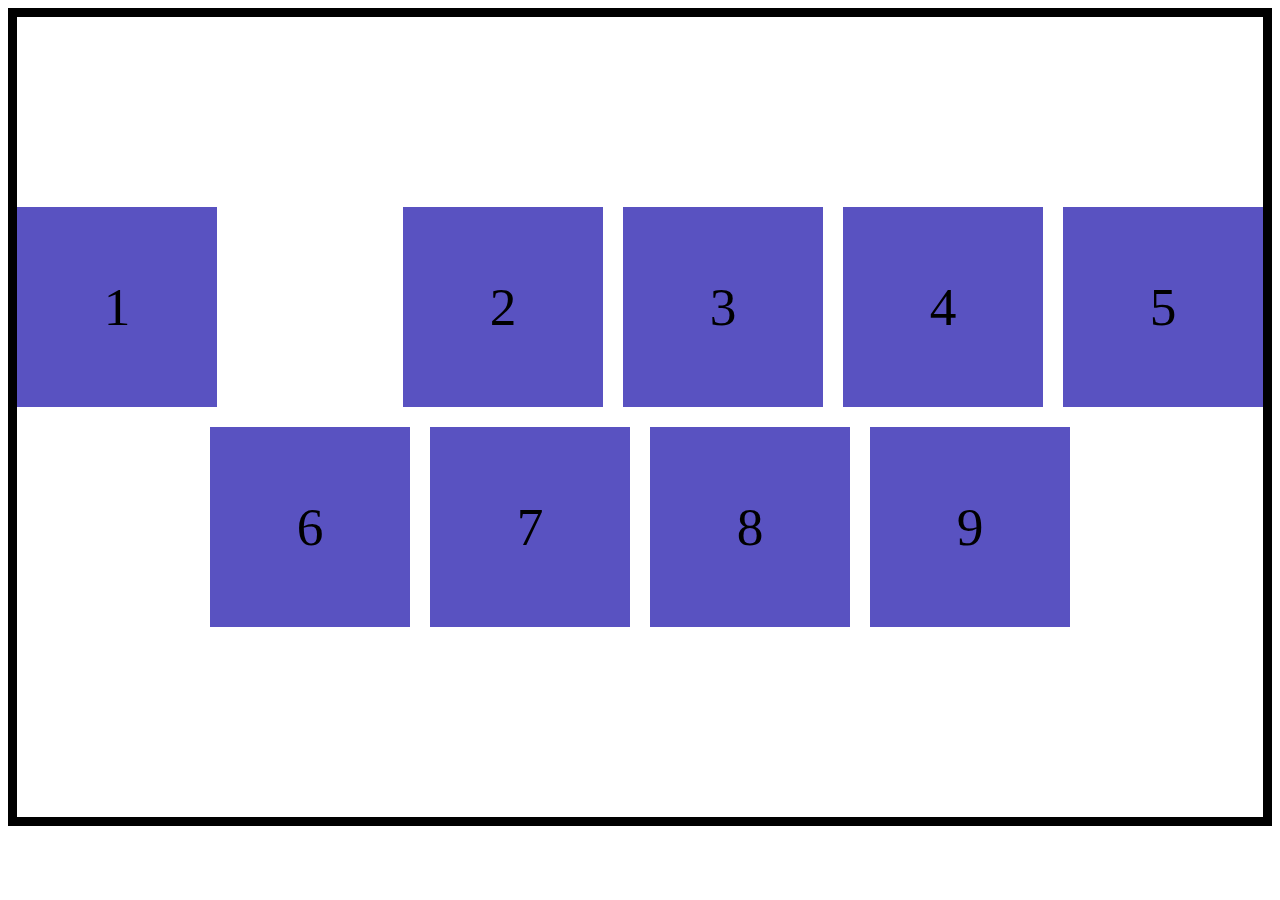
<file: flexbox jasper/index.html>
<!DOCTYPE html>
<html lang="en">
<head>
    <meta charset="UTF-8">
    <meta name="viewport" content="width=device-width, initial-scale=1.0">
    <title>Document</title>
    <link rel="stylesheet" href="style.css">
</head>
<body>
    <div class="box box1">1</div>
    <div class="box box2">2</div>
    <div class="box box3">3</div>
    <div class="box box4">4</div>
    <div class="box box5">5</div>
    <div class="box box2">6</div>
    <div class="box box3">7</div>
    <div class="box box4">8</div>
    <div class="box box5">9</div>
</body>
</html>
</file>
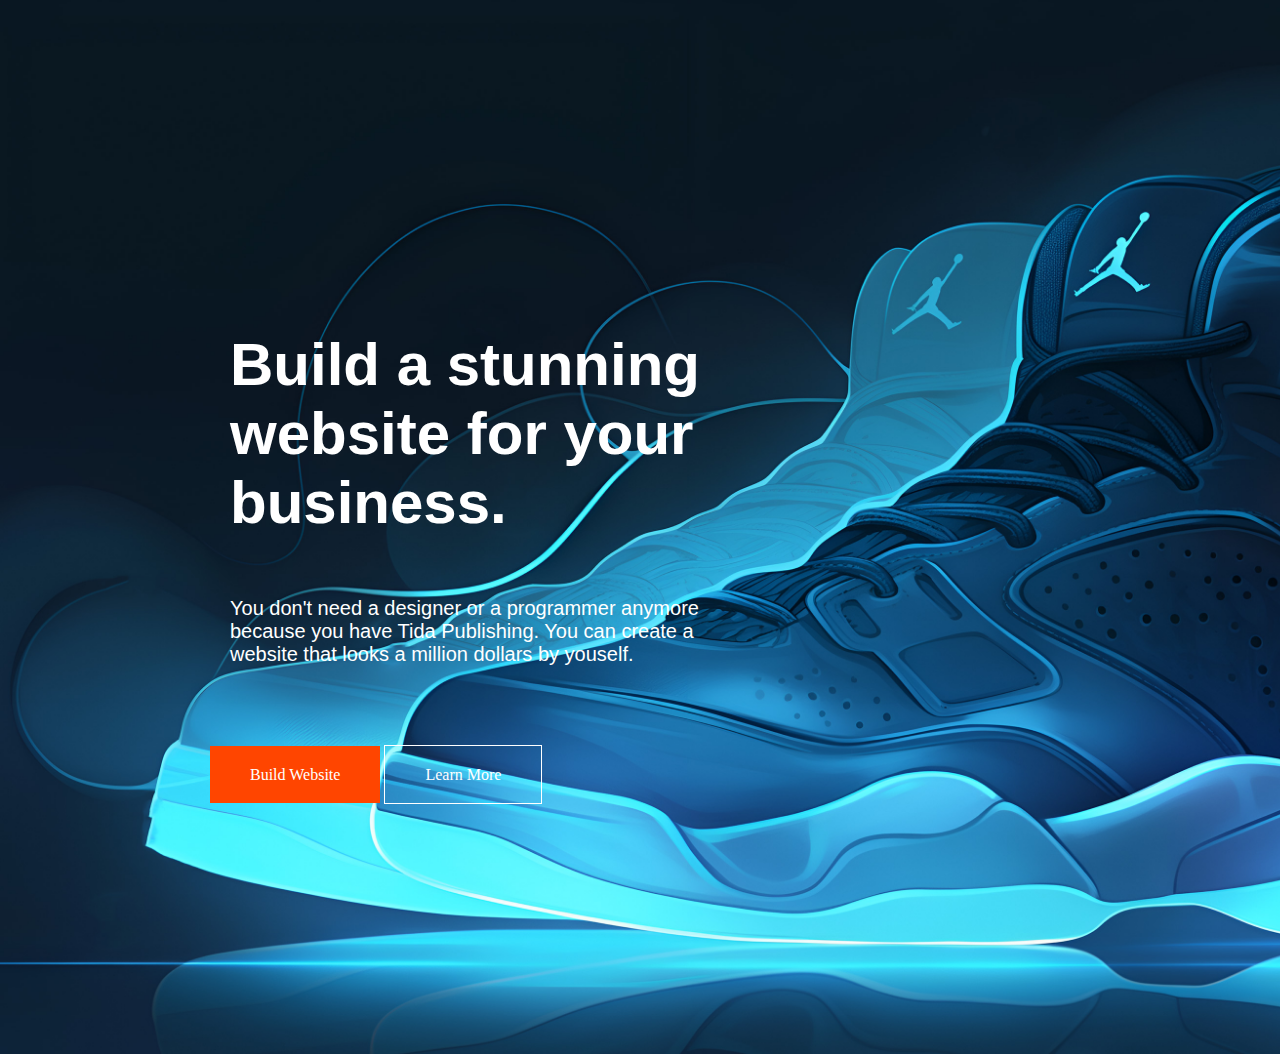
<file: jspr/index.html>
<!DOCTYPE html>
<html lang="en">
<head>
    <meta charset="UTF-8">
    <meta name="viewport" content="width=device-width, maximum-scale=1.0">
    <title>Document</title>
    <link rel="stylesheet" href="style.css">
    <link rel="stylesheet" href="media.css">
</head>
<body>
    <div class="text">
        <h3>Build a stunning website for your business.</h3>
        <p>
        You don't need a designer or a programmer anymore because you have Tida Publishing. You can create a website that looks a million dollars by youself.
        </p>
        <div class="button">
        <a href="" class="orangered">Build Website</a>
        <a href="" class="transparent">Learn More</a>
        </div>
    </div>
</body>
</html>
</file>
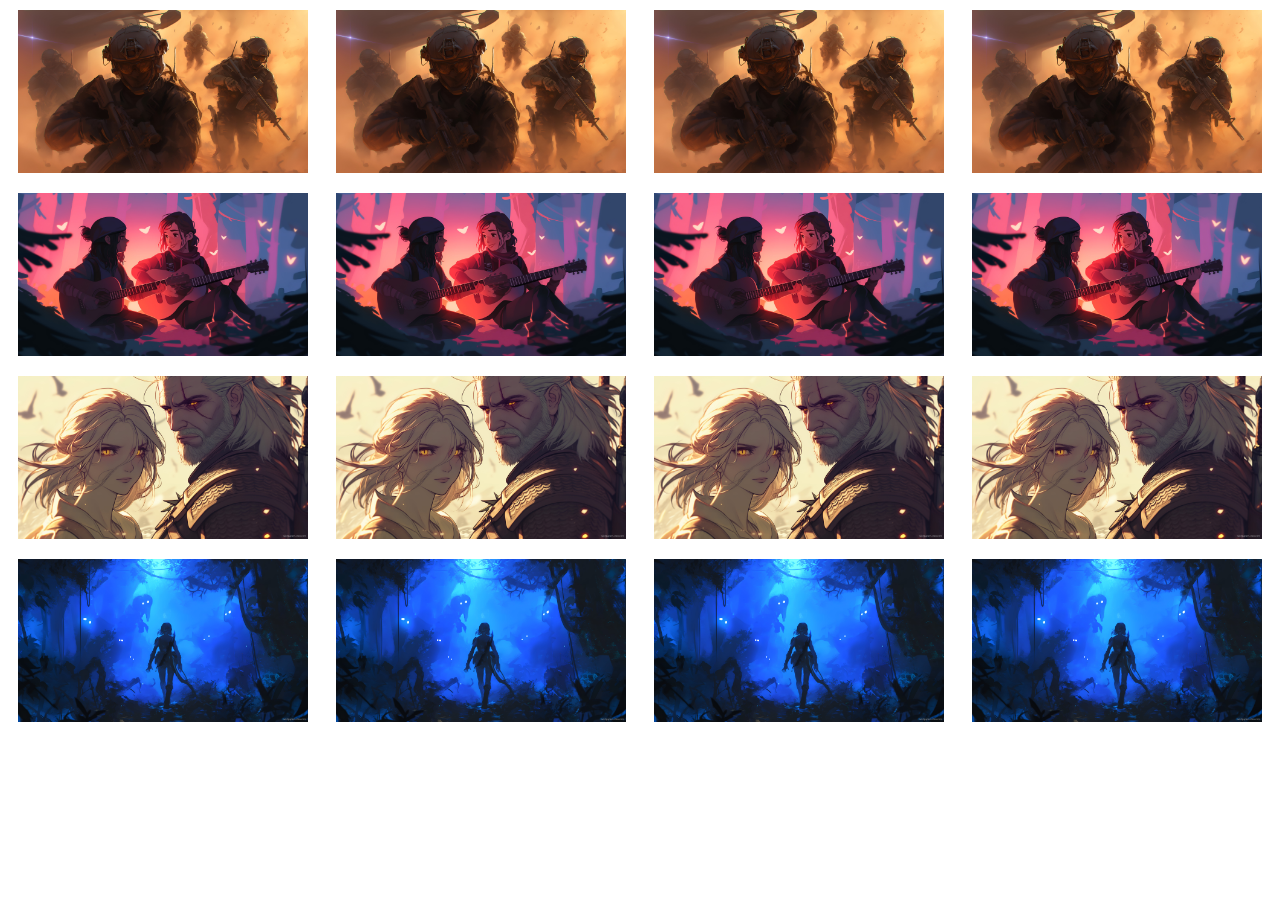
<file: portfolio jasper/index.html>
<!DOCTYPE html>
<html lang="en">
<head>
    <meta charset="UTF-8">
    <meta name="viewport" content="width=<device-width>, initial-scale=1.0">
    <link rel="stylesheet" href="style.css">
    <title>Document</title>
</head>
<body>
    <div class="container">
        <div class="box div1">
            <img src="delta-force-helicopter-landing-desktop-wallpaper-4k.jpg" width="100%">
            <img src="ellie-and-dina-romantic-the-last-of-us-valentines-desktop-wallpaper-4k.jpg" width="100%">
            <img src="geralt-and-ciri-intense-look-witcher-pc-wallpaper-4k.jpg" width="100%">
            <img src="mysterious-forest-blue-glow-desktop-wallpaper-4k.jpg" width="100%">
        </div>
        <div class="box div2">
            <img src="delta-force-helicopter-landing-desktop-wallpaper-4k.jpg" width="100%">
            <img src="ellie-and-dina-romantic-the-last-of-us-valentines-desktop-wallpaper-4k.jpg" width="100%">
            <img src="geralt-and-ciri-intense-look-witcher-pc-wallpaper-4k.jpg" width="100%">
            <img src="mysterious-forest-blue-glow-desktop-wallpaper-4k.jpg" width="100%">
        </div>
        <div class="box div3">
            <img src="delta-force-helicopter-landing-desktop-wallpaper-4k.jpg" width="100%">
            <img src="ellie-and-dina-romantic-the-last-of-us-valentines-desktop-wallpaper-4k.jpg" width="100%">
            <img src="geralt-and-ciri-intense-look-witcher-pc-wallpaper-4k.jpg" width="100%">
            <img src="mysterious-forest-blue-glow-desktop-wallpaper-4k.jpg" width="100%">
        </div>
        <div class="box div4">
            <img src="delta-force-helicopter-landing-desktop-wallpaper-4k.jpg" width="100%">
            <img src="ellie-and-dina-romantic-the-last-of-us-valentines-desktop-wallpaper-4k.jpg" width="100%">
            <img src="geralt-and-ciri-intense-look-witcher-pc-wallpaper-4k.jpg" width="100%">
            <img src="mysterious-forest-blue-glow-desktop-wallpaper-4k.jpg" width="100%">
        </div>
    </div>
</body>
</html>
</file>
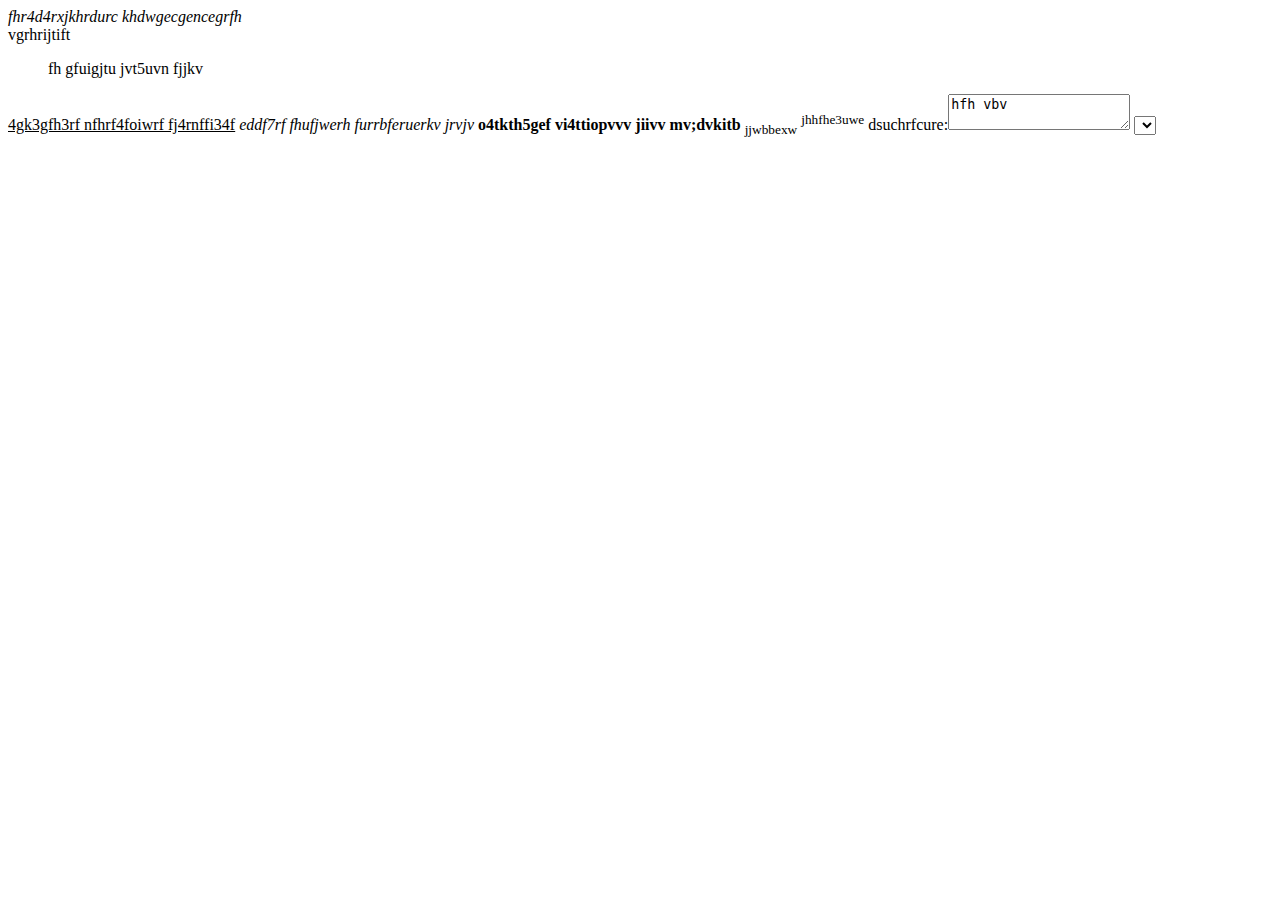
<file: delali/delali.html>
<!DOCTYPE html>
<html lang="en">
<head>
    <meta charset="UTF-8">
    <meta name="viewport" content="width=device-width, initial-scale=1.0">
    <title>Document</title>
</head>
<body>
    <address>
        fhr4d4rxjkhrdurc
        khdwgecgencegrfh
    </address>
    <area>vgrhrijtift
    <figure>fh gfuigjtu jvt5uvn fjjkv</figure>
    <u>4gk3gfh3rf nfhrf4foiwrf fj4rnffi34f</u>
    <i>eddf7rf fhufjwerh furrbferuerkv jrvjv</i>
    <b>o4tkth5gef vi4ttiopvvv jiivv mv;dvkitb</b>
    <!-- <table border="5.0">
        <td>
           <th>freufedcewu</th>
           <tr>uvevhrjkvuriv</tr>
           <tr>ehgrufhyufenc</tr>
           <tr>djkchbe djkcnn</tr>
        </td>
        <td>
           <th>futrtegj4oi5f</th>
           <tr>uigfuerfurr</tr>
           <tr>jghirfrjroerw</tr>
           <tr>yudxdjgejverfcnui</tr>
        </td>
    </table> -->
    <sub>jjwbbexw</sub>
    <sup>jhhfhe3uwe</sup>
    dsuchrfcure:<textarea>hfh vbv</textarea>
    <select name="dsjfnsdfh">
        
    </select>
</body>
</html>
</file>
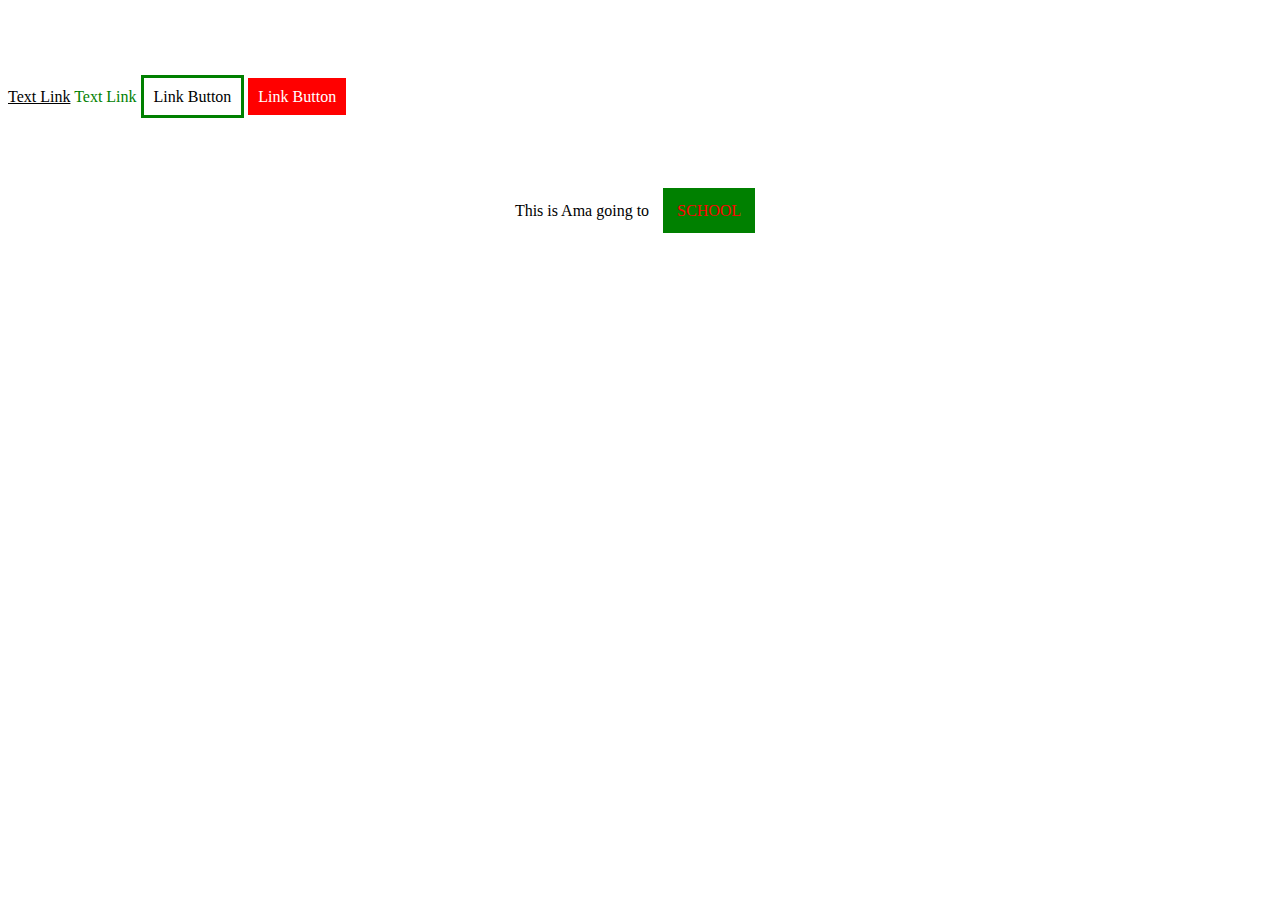
<file: djay/djay.html>
<!DOCTYPE html>
<html lang="en">
<head>
    <meta charset="UTF-8">
    <meta name="viewport" content="width=device-width, initial-scale=1.0">
    <link rel="stylesheet" href="djay.css">
    <link rel="stylesheet" href="https://cdnjs.cloudflare.com/ajax/libs/font-awesome/6.7.2/css/all.min.css" integrity="sha512-Evv84Mr4kqVGRNSgIGL/F/aIDqQb7xQ2vcrdIwxfjThSH8CSR7PBEakCr51Ck+w+/U6swU2Im1vVX0SVk9ABhg==" crossorigin="anonymous" referrerpolicy="no-referrer" />
    <title>Document</title>
</head>
<body>
    <a href="#" class="none">Text Link</a>
    <a href="#" class="green">Text Link</a>
    <a href="#" class="border">Link Button</a>
    <a href="#" class="button">Link Button</a>


    <div class="text">
        <p id="edu">This is Ama going to <span>school</span></p>
    </div>
</body>
</html>
</file>
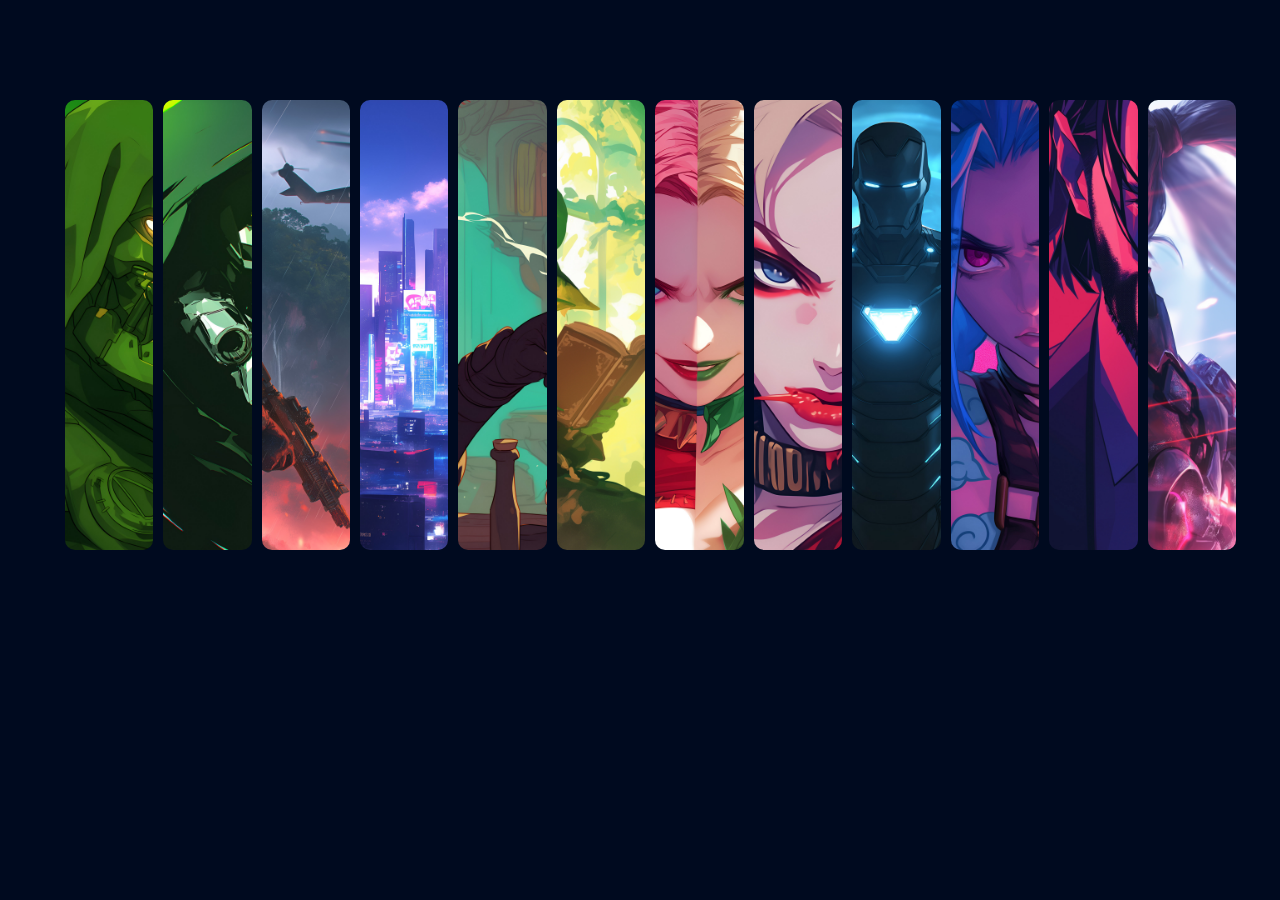
<file: image slider/image slider.html>
<!DOCTYPE html>
<html lang="en">
<head>
    <meta charset="UTF-8">
    <meta name="viewport" content="width=device-width, initial-scale=1.0">
    <link rel="stylesheet" href="image slider.css">
    <title>Image Gallery</title>
</head>
<body>
    <div class="container">
        <img src="doctor-doom-blurred-background-desktop-wallpaper-4k.jpg">
        <img src="doctor-doom-hypebeast-glow-desktop-wallpaper-4k.jpg">
        <img src="far-cry-warrior-helicopter-desktop-wallpaper-4k.jpg">
        <img src="futuristic-city-neon-skyline-desktop-wallpaper-4k.jpg">
        <img src="geralt-yennefer-potion-preparation-desktop-wallpaper-4k.jpg">
        <img src="goblincore-library-reading-spellbook-desktop-wallpaper.jpg">
        <img src="harley-quinn-vs-poison-ivy-dc-comics-split-face-desktop-wallpaper-4k.jpg">
        <img src="harley-quinn-with-baseball-bat-desktop-wallpaper-4k.jpg">
        <img src="iron-man-charging-energy-blue-glow-desktop-wallpaper-4k.jpg">
        <img src="jinx-neon-glow-desktop-wallpaper-4k.jpg">
        <img src="killer-john-wick-neon-desktop-wallpaper.jpg">
        <img src="overwatch-epic-desktop-wallpaper.jpg">
    </div>
</body>
</html>
</file>
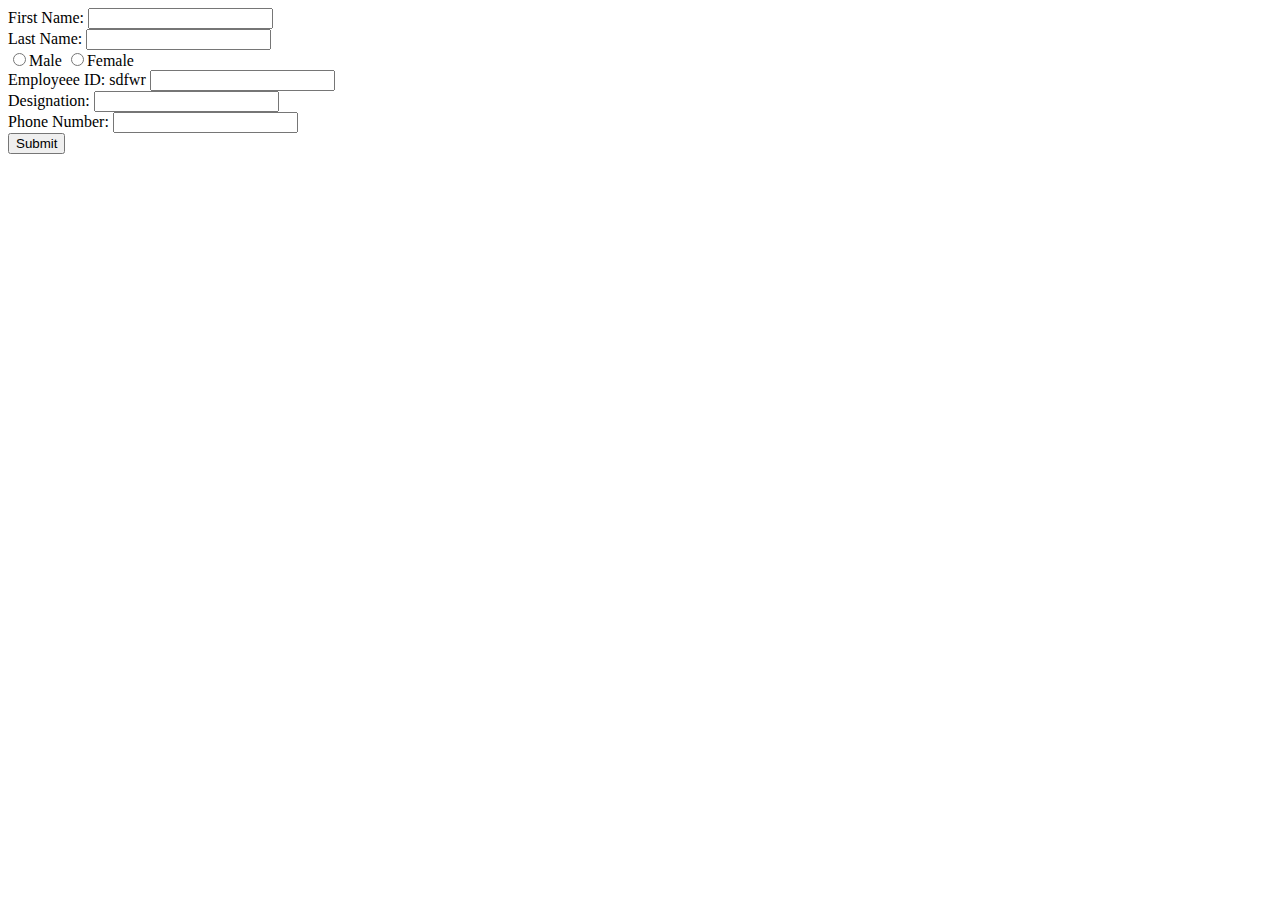
<file: jaydel/form.html>
<!DOCTYPE html>
<html lang="en">
<head>
    <meta charset="UTF-8">
    <meta name="viewport" content="width=device-width, initial-scale=1.0">
    <title>Forms</title>
</head>
<body>
    <form>
        <label for="First Name">First Name:</label>
        <input type="text" placeholder="" name="fname" id="fname"><br>
        <label for="Last Name">Last Name:</label>
        <input type="text" placeholder=""><br>
    <input type="radio"><placeholder>Male</placeholder>
    <input type="radio"><placeholder>Female</placeholder><br>
    <label for="Employee ID">Employeee ID:</label>         sdfwr
    <input type="number" placeholder=""><br>
    <label for="Designation">Designation:</label>
    <input type="text" placeholder=""><br>
    <label for="Phone Number">Phone Number:</label>
    <input type="number" placeholder=""><br>
    <input type="submit">
    </form>
</body>
</html>
</file>
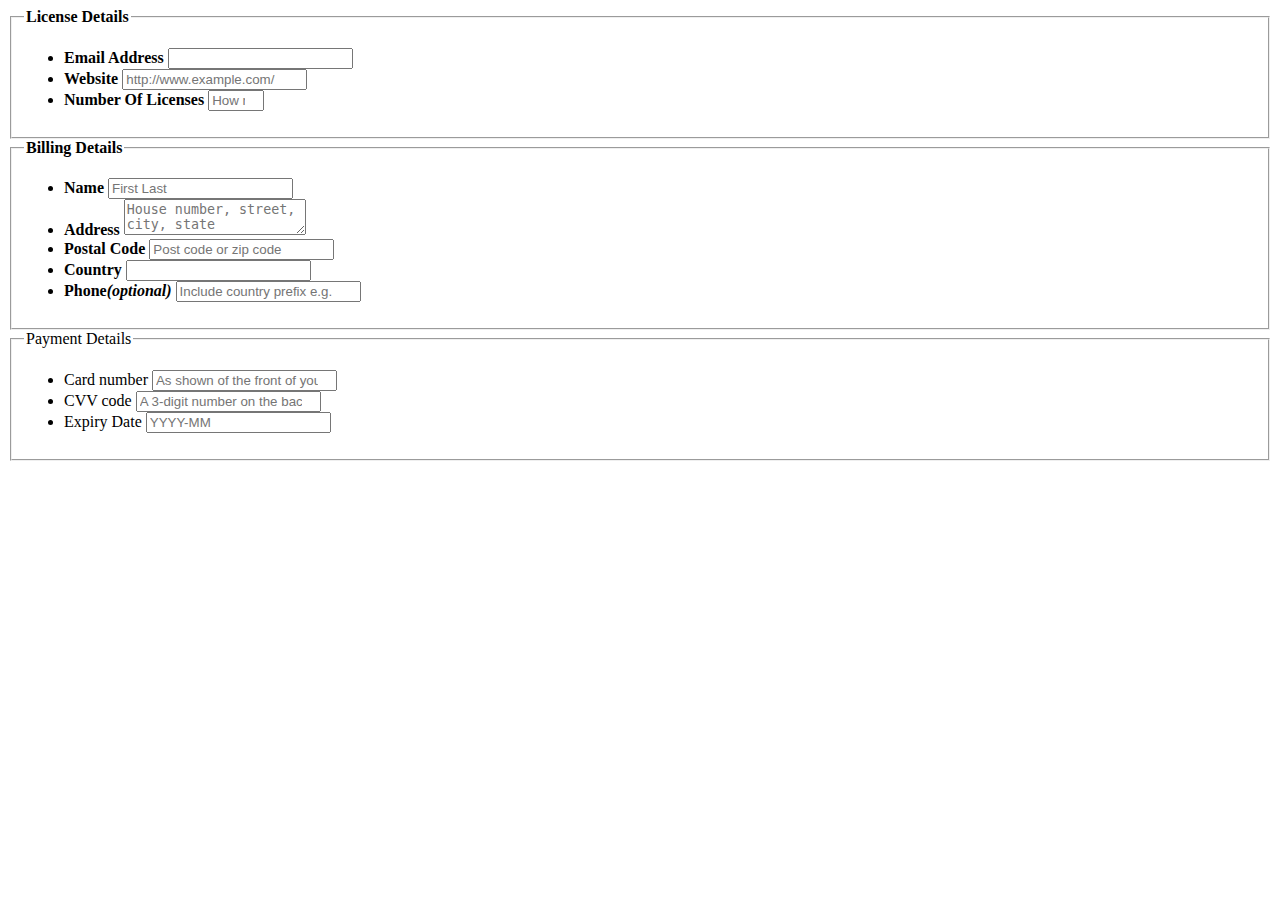
<file: jaydel/forms.html>
<!DOCTYPE html>
<html lang="en">
<head>
    <meta charset="UTF-8">
    <meta name="viewport" content="width=device-width, initial-scale=1.0">
    <title>Document</title>
</head>
<body>
    <form>
    <b>
        <fieldset>
            <legend>License Details</legend>
        <ul>
            <li>
                <label for="email">Email Address</label>
                <input type="email" name="email" id="email">
            </li>
            <li>
                <label for="website">Website</label>
                <input type="text" name="website" placeholder="http://www.example.com/" id="website">
            </li>
            <li>
                <label for="number of licenses">Number Of Licenses</label>
                <input type="number" name="lnumber" placeholder="How many to buy(1-10)" max="10" min="1" id="lnumber">
            </li>
        </ul>
    </fieldset>

        <fieldset>
            <legend>Billing Details</legend>
        <ul>
            <li>
                <label for="name">Name</label>
                <input type="text" name="flname" placeholder="First Last" id="name">
            </li>
            <li>
                <label for="address">Address</label>
                <textarea placeholder="House number, street, city, state"></textarea>
            </li>
            <li>
                <label for="postal code">Postal Code</label>
                <input type="number" name="pcode" placeholder="Post code or zip code" id="pcode">
            </li>
            <li>
                <label for="country">Country</label>
                <input type="text" name="country" id="country">
            </li>
            <li>
                <label for="phone">Phone<i>(optional)</i></label>
                <input type="number" name="phone" placeholder="Include country prefix e.g." id="phone">
            </li>
        </ul>
    </fieldset>
    </b>
    <fieldset>
        <legend>Payment Details</legend>
        <ul>
            <li>
        <label for="card number">Card number</label>
        <input type="number" placeholder="As shown of the front of your" name="cnum" id="cnum">
            </li>
            <li>
                <label for="cvv code">CVV code</label>
                <input type="number" placeholder="A 3-digit number on the back of">
            </li>
            <li>
                <label for="expiry date">Expiry Date</label>
                <input type="number" placeholder="YYYY-MM">
            </li>
        </ul>
    </fieldset>
    </form>
</body>
</html>
</file>
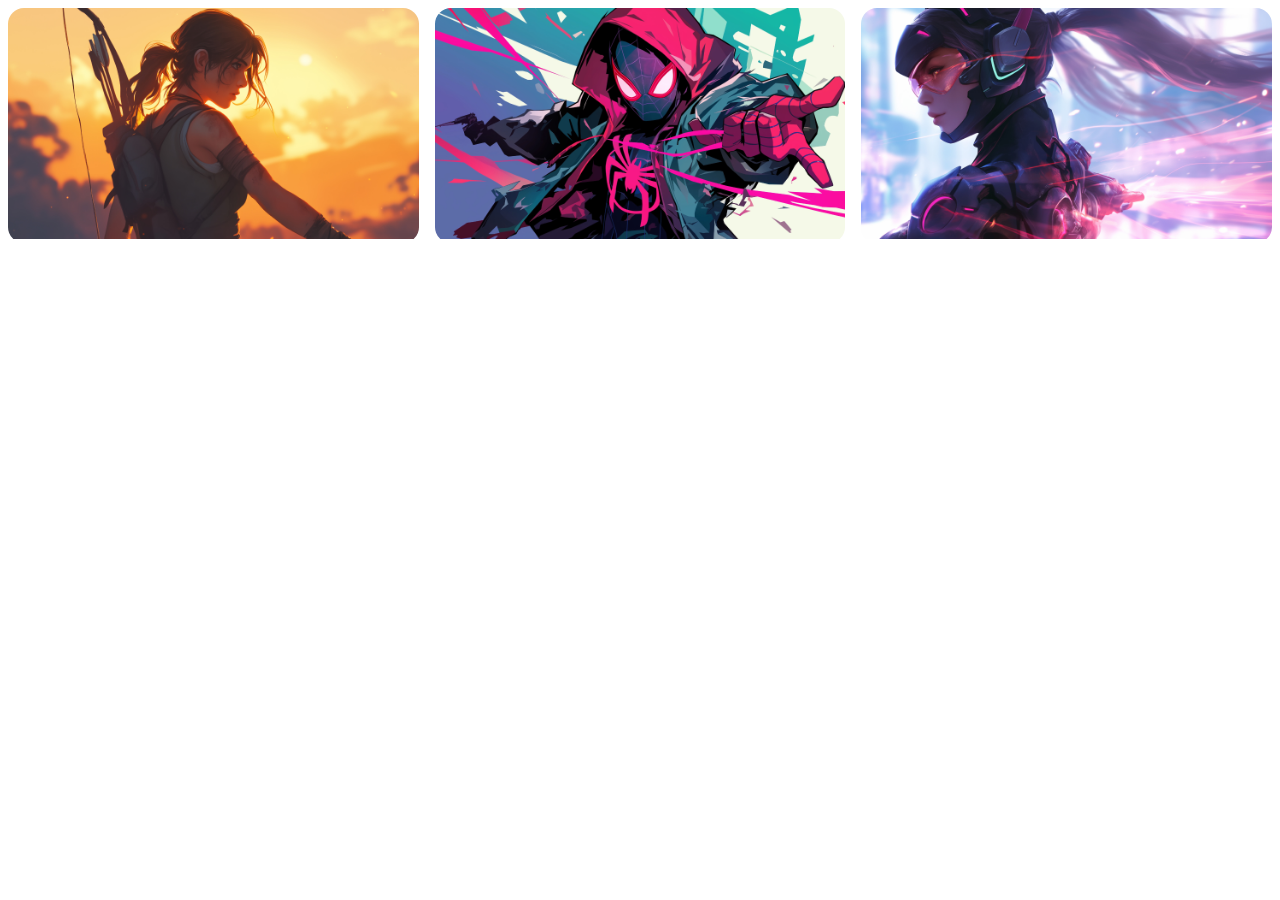
<file: rotate and zoom on hover/rotate and zoom on hover.html>
<!DOCTYPE html>
<html>
    <head>
        <meta charset="UTF-8">
        <meta name="viewport" content="width=device-width, initial-scale=1.0">
        <link rel="stylesheet" href="rotate and zoom on hover.css">
        <link rel="shortcut icon" href="senku-dr-stone-smirk-science-genius-desktop-wallpaper-4k.jpg" type="image/x-icon">
        <title>Rotate And Zoom On Hover</title>
    </head>
    <div class="gallery">
        <div><img src="tomb-eaider-lara-croft-sunset-desktop-wallpaper.jpg"></div>
        <div><img src="cool-spider-man-abstract-background-desktop-wallpaper.jpg"></div>
        <div><img src="overwatch-epic-desktop-wallpaper.jpg"></div>
    </div>
</html>
</file>
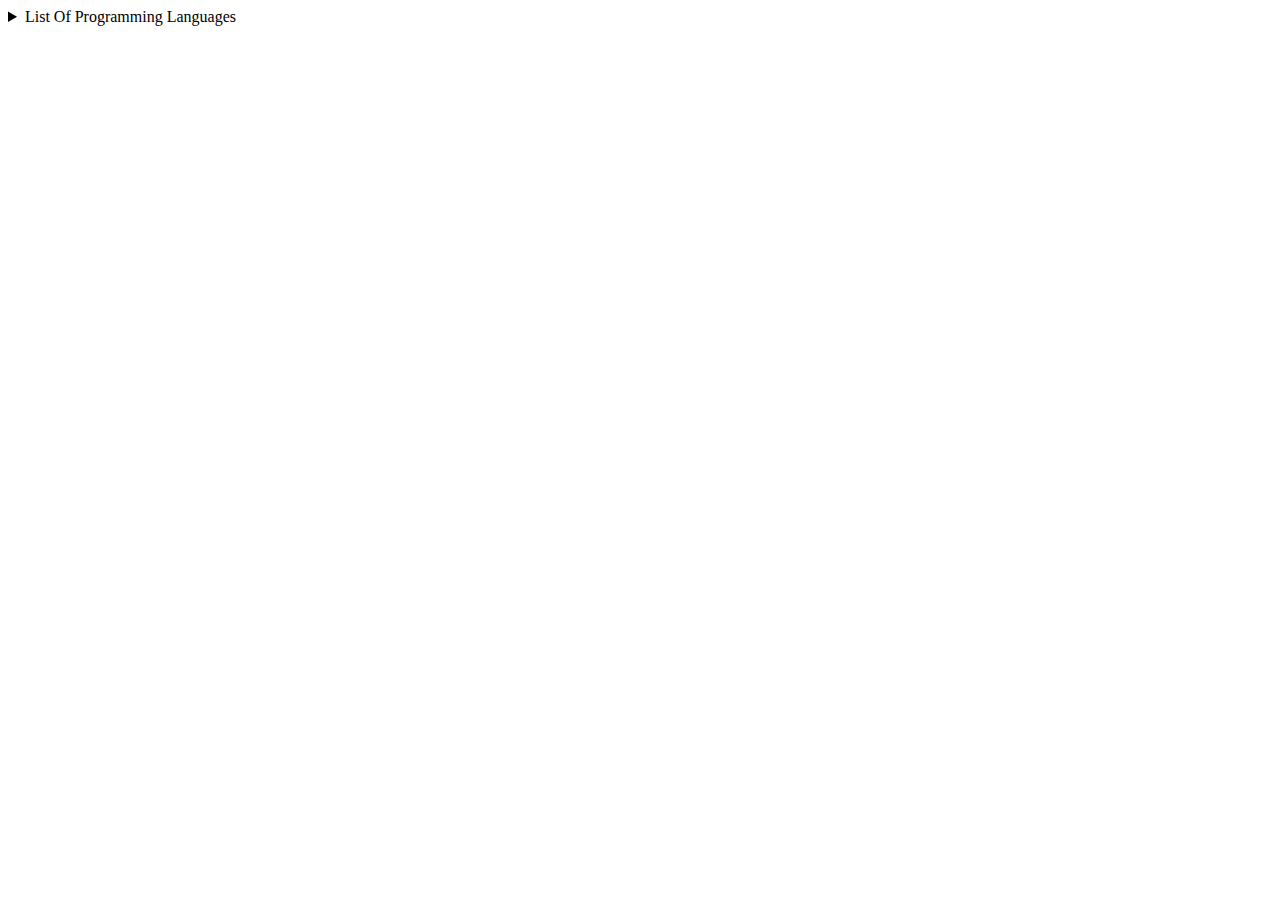
<file: summary/summary.html>
<!DOCTYPE html>
<html>
    <head>
        <meta charset="UTF-8">
        <meta name="viewport" content="width=device-width, initial-scale=1.0">
        <link rel="shortcut icon" href="favico.icon" type="image/x-icon">
    </head>
    <details>
        <summary>List Of Programming Languages</summary>
        <b>
        <p>Html</p>
        <p>CSS</p>
        <p>JavaScript</p>
        <p>PHP</p>
        <p>SQL</p>
        <p>C++</p>
        <p>C#</p>
        <p>Java</p>
        <p>Python</p>
        </b>
    </details>
</html>
</file>
<file: flexbox jasper/style.css>
body {
    min-height: 800px;
    border: 9px solid black;
    display: flex;
    gap: 20px;
    flex-wrap: wrap;
    justify-content: center;
    align-items: center;
    justify-content: center;
    align-content: center;
}
.box {
    display: flex;
    justify-content: center;
    align-items: center;
    height: 200px;
    width: 200px;
    background-color: rgba(26, 16, 170, 0.726);
    font-size: 40pt;
}
@media (max-width: 575px) {
    border-bottom-style: ; {
        background-color: red;
    }
}
.box1 {
    margin-right: auto;
}
</file>
<file: jspr/style.css>
* {
    padding: 0;
    margin: 0;
    list-style-type: none;
    text-decoration: none;
}
body {
    background-image: url(jordan-11-legend-blue-sneaker-desktop-wallpaper-4k.jpg);
    background-position: fixed;
    background-repeat: no-repeat;
    background-size: cover;
}
.text {
    padding: 300px 500px 200px 200px;
}
h3 {
    color: white;
    font-family: Arial, Helvetica, sans-serif;
    font-size: 60px;
    font-weight: 600;
    padding: 30px;
}
p {
    font-size: 20px;
    color: white;
    font-family: Arial, Helvetica, sans-serif;
    padding: 30px;
}
.button {
    padding: 70px 10px;
}
.orangered {
    color : white;
    background-color: orangered;
    padding: 20px 40px;
}
.transparent {
    border: 1px solid white;
    color: white;
    padding: 20px 40px;
}
</file>
<file: jspr/media.css>
@media screen and (max-width: 600px) {
    * {
        padding: 0;
        margin: 0;
    }
    body {

    }

.text {
    padding-top: 300px 0 0 0;
}
h3 {
    font-size: 40px;
    padding: 20px;
}
p {
    font-size: 10px;
    padding-bottom: 50px;
}
/* .button {
    padding: 70px 10px;
} */
.orangered {
    color : white;
    background-color: orangered;
    padding: 20px 40px;
}
.transparent {
    border: 1px solid white;
    color: white;
    padding: 20px 40px;
}

}
</file>
<file: portfolio jasper/style.css>
* {
    margin: 0;
    padding: 0;
    box-sizing: border-box;
}
.container {
    display: flex;
    flex-wrap: wrap;
    padding: 0 4px;

}
.box {
    flex: 25%;
    max-width: 25%;
    padding: 0 4px;
}
.box > img {
    width: 100%;
    vertical-align: middle;
    padding: 10px;
}
@media screen and (max-width: 400px) {
    .box { 
        flex: calc(100%/1);
        max-width: 100%;
    }
}
@media screen and (min-width: 401px) {
    .box {
        flex: calc(100%/2);
        max-width: 100%;
    }
}
@media screen and (min-width: 900px) {
    .box {
        flex: calc(100%/3);
        max-width: 100%;
    }
}
@media screen and (min-width: 1000px) {
    .box {
        flex: calc(100%/4);
        max-width: 100%;
    }
}
</file>
<file: djay/djay.css>
* {
    padding-top: 40px;
}
a {
    display: inline;
}
.none {
    color: black;
}
.green {
    text-decoration: none;
    color: green;
}
.border {
    border: 3px solid green;
    text-decoration: none;
    color: black;
    padding: 10px;
}
.button {
    border: ;
    color: white;
    text-decoration: none;
    padding: 10px;
    background-color: red;
}
#edu span {
    color: red;
    text-transform: uppercase;
    padding: 10px;
    margin: 10px;
    border: 4px solid green;
    background-color: green;
}
.text {
    text-align: center;
}
</file>
<file: image slider/image slider.css>
body {
    background-color: #000a1f;
}

.container {
    margin: 100px 0 0 200px;
    width: 70%;
    height: 450px;
    display: flex;
    justify-content: center;
    gap: 10px; 
}
.container img {
    width: 10%;
    height: 100%;
    object-fit: cover;
    border-radius: 10px;
    border: 2px solid rgba(255, 255, 255, 0.684)
    transition: all ease-in-out 0.5s;
}

.container img:hover {
    width: 30%;
}
</file>
<file: rotate and zoom on hover/rotate and zoom on hover.css>
.gallery {
    display: flex;
    gap: 1rem;
}
.gallery>div {
    flex: 1;
    overflow: hidden;
    border-radius: 1rem;
}
img {
    width: 100%;
    transition: all .5s;
}
img:hover  {
    transform: scale(1.4) rotate(12deg)
}
</file>
